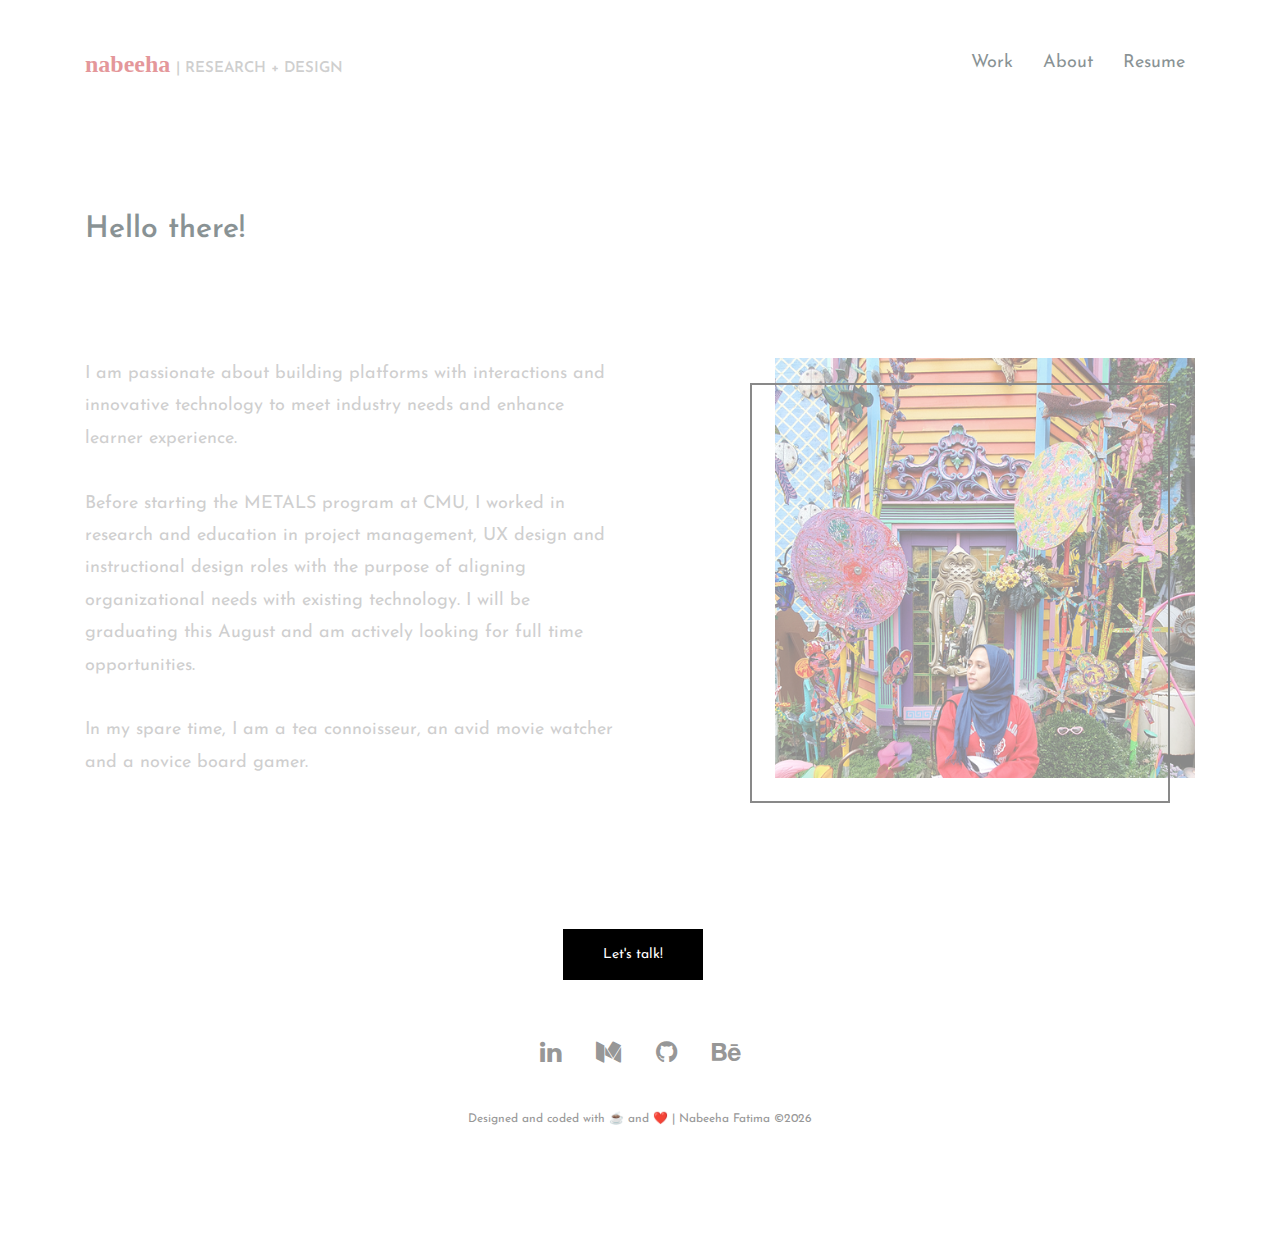
<file: about.html>
<!DOCTYPE html>
<html lang="en">
<head>
	<title>Riddle - Portfolio Template</title>
	<meta charset="UTF-8">
	<meta name="description" content="Riddle - Portfolio Template">
	<meta name="keywords" content="portfolio, riddle, onepage, creative, html">
	<meta name="viewport" content="width=device-width, initial-scale=1.0">
	<!-- Favicon -->   
	<link href="img/favicon.ico" rel="shortcut icon"/>

	<!-- Google Fonts -->
	<link href="https://fonts.googleapis.com/css?family=Josefin+Sans:400,400i,600,600i,700" rel="stylesheet">

	<!-- Stylesheets -->
	<link rel="stylesheet" href="css/bootstrap.min.css"/>
	<link rel="stylesheet" href="css/font-awesome.min.css"/>
	<link rel="stylesheet" href="css/style.css"/>


	<!--[if lt IE 9]>
	  <script src="https://oss.maxcdn.com/html5shiv/3.7.2/html5shiv.min.js"></script>
	  <script src="https://oss.maxcdn.com/respond/1.4.2/respond.min.js"></script>
	<![endif]-->

</head>
<body>
	<!-- Page Preloder -->
	<div id="preloder">
		<div class="loader"></div>
	</div>

	<!-- header section start -->
	<header class="header-section">
		<div class="container">
			<div class="row">
				<div class="col-lg-4 col-md-3">
					<div class="logo">
						<h2 class="site-logo"><a href="home.html">nabeeha</a> <span> | RESEARCH + DESIGN</span></h2>
					</div>
				</div>
				<div class="col-lg-8 col-md-9">
					<!--					<a href="" class="site-btn header-btn">Get in touch</a>-->
					<nav class="main-menu">
						<ul>
							<li><a href="index.html">Work</a></li>
							<li><a href="about.html">About</a></li>
							<li><a href="https://drive.google.com/open?id=1rsVLtaZvo9Ra5cOh4aDT0YeZPA4cH9Vv">Resume</a></li>
						</ul>
					</nav>
				</div>
			</div>
		</div>
		<div class="nav-switch">
			<i class="fa fa-bars"></i>
		</div>
	</header>
	<!-- header section end -->

	<!-- intro section start -->
	<section class="intro-section">
		<div class="container text-center">
			<div class="row">
				<div class="col-xl-10">
					<h2 class="section-title">Hello there!</h2>
				</div>
			</div>
		</div>
	</section>
	<!-- intro section end -->


	<!-- page section start -->
	<section class="page-section">
		<div class="container">
			<div class="row">
				<div class="col-lg-6">
					<p>I am passionate about building platforms with interactions and innovative technology to meet industry needs and enhance learner experience.
						<br>
						<br>
						Before starting the METALS program at CMU, I worked in research and education in project management, UX design and instructional design roles with the purpose of aligning organizational needs with existing technology.
						I will be graduating this August and am actively looking for full time opportunities.
						<br>
						<br>
						In my spare time, I am a tea connoisseur, an avid movie watcher and a novice board gamer.</p>

				</div>
				<div class="col-lg-5 offset-lg-1">
					<figure class="pic-frame">
						<img src="img/about.png" alt="">
					</figure>
				</div>
			</div>
		</div>
	</section>
	<!-- page section end -->

	<!-- footer section start -->
	<footer class="footer-section text-center">
		<div class="container">
			<a href="mailto:nabeehaf@andrew.cmu.edu" class="site-btn">Let's talk!</a>
			<div class="social-links">
				<a href="https://www.linkedin.com/in/nabeeha-fatima-a194668a/"><span class="fa fa-linkedin"></span></a>
				<a href="https://medium.com/@nabeehahaque.jp"><span class="fa fa-medium"></span></a>
				<a href="https://github.com/nhaque"><span class="fa fa-github"></span></a>
				<a href="https://www.behance.net/nabeehahaqbf43"><span class="fa fa-behance"></span></a>
			</div>
			<div class="copyright">
				Designed and coded with ☕ and ❤️ | Nabeeha Fatima &copy;<script>document.write(new Date().getFullYear());</script></a>
			</div>
		</div>
	</footer>
	<!-- footer section end -->


	<!--====== Javascripts & Jquery ======-->
	<script src="js/jquery-2.1.4.min.js"></script>
	<script src="js/bootstrap.min.js"></script>
	<script src="js/mixitup.min.js"></script>
	<script src="js/magnific-popup.min.js"></script>
	<script src="js/main.js"></script>
</body>
</html>
</file>
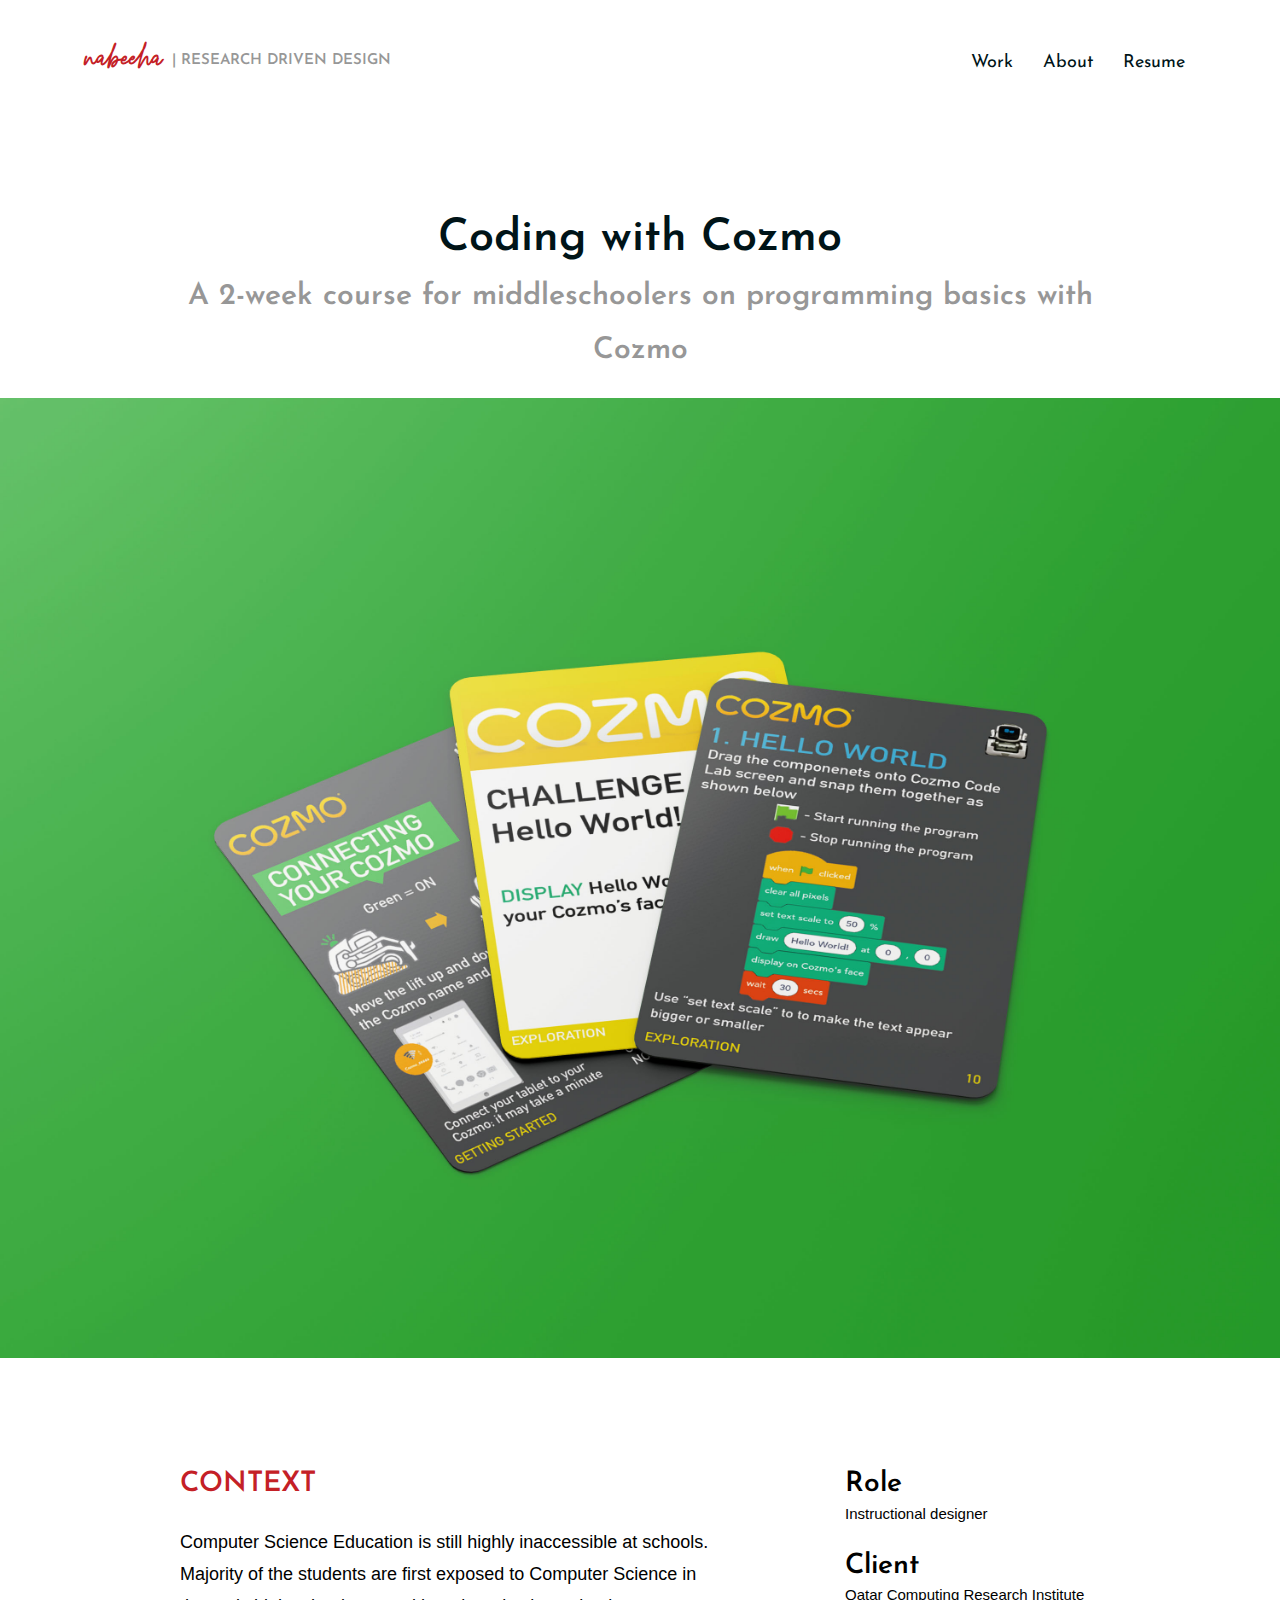
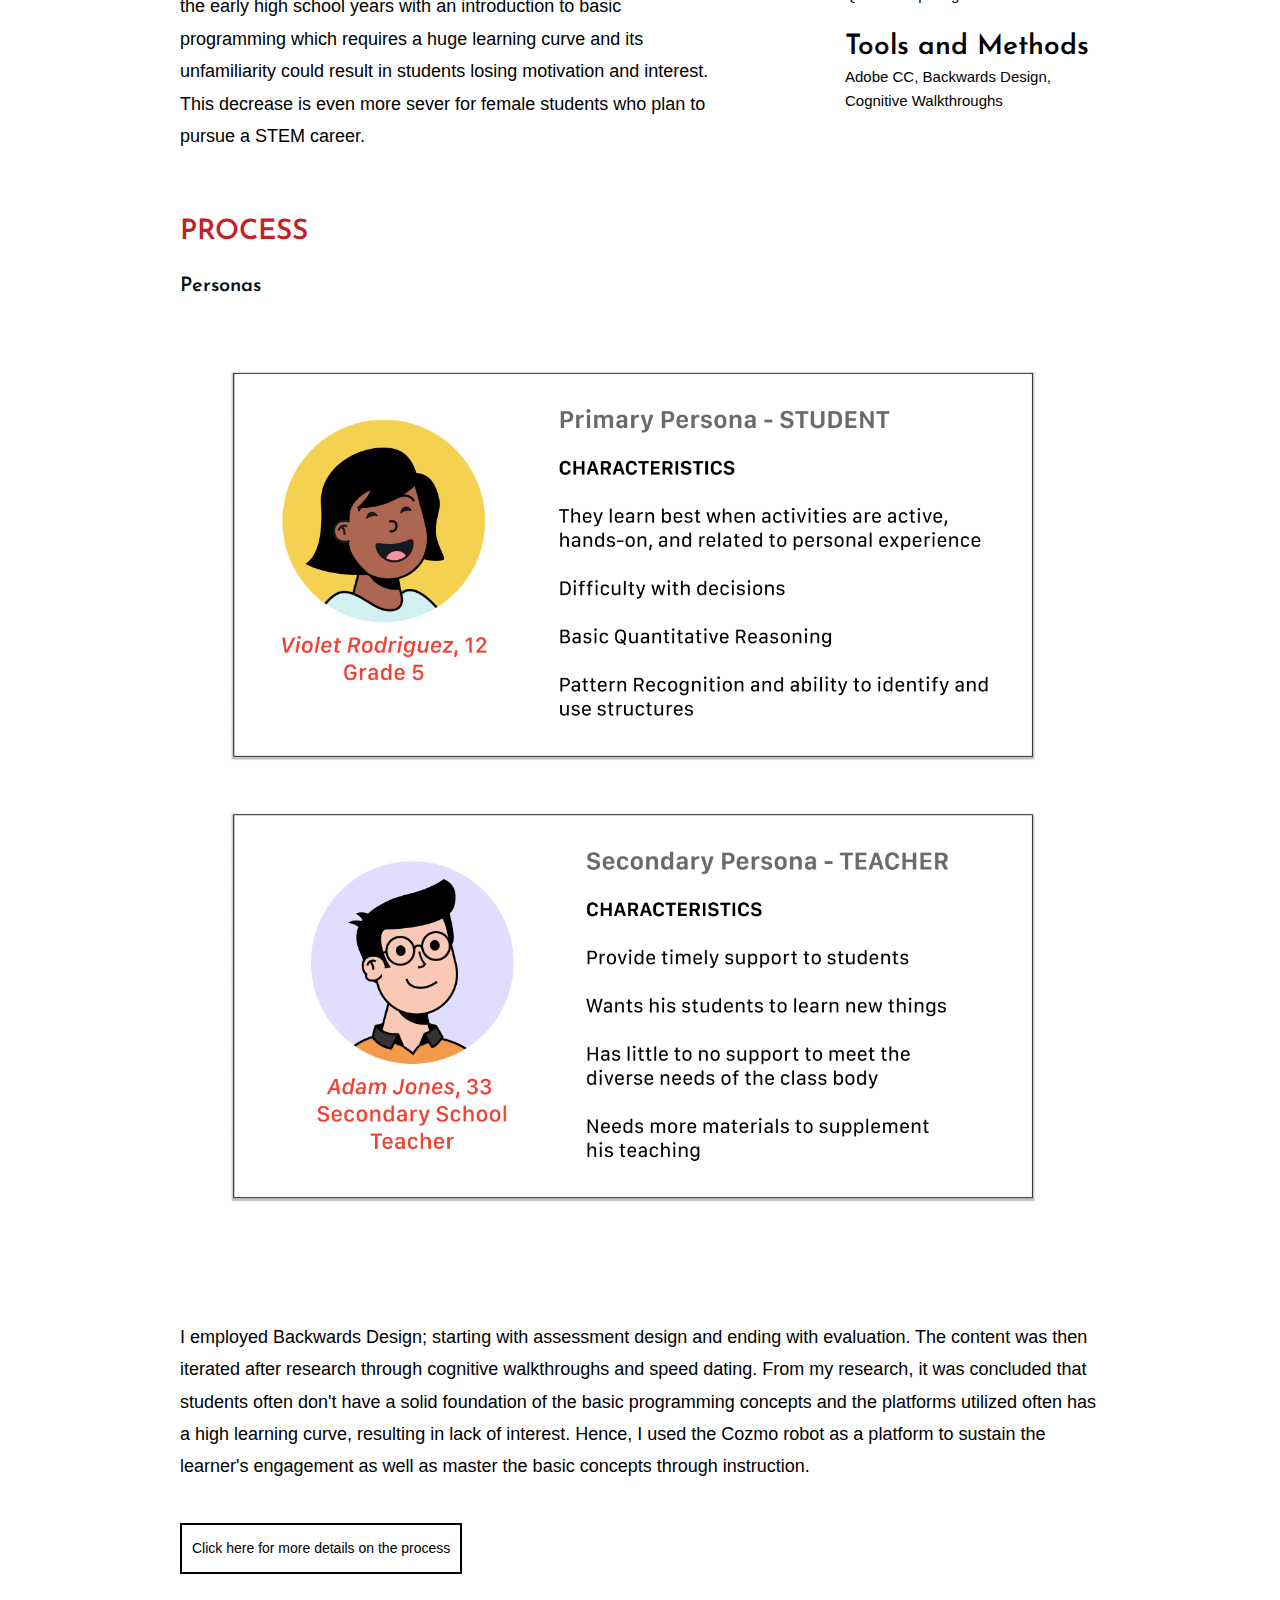
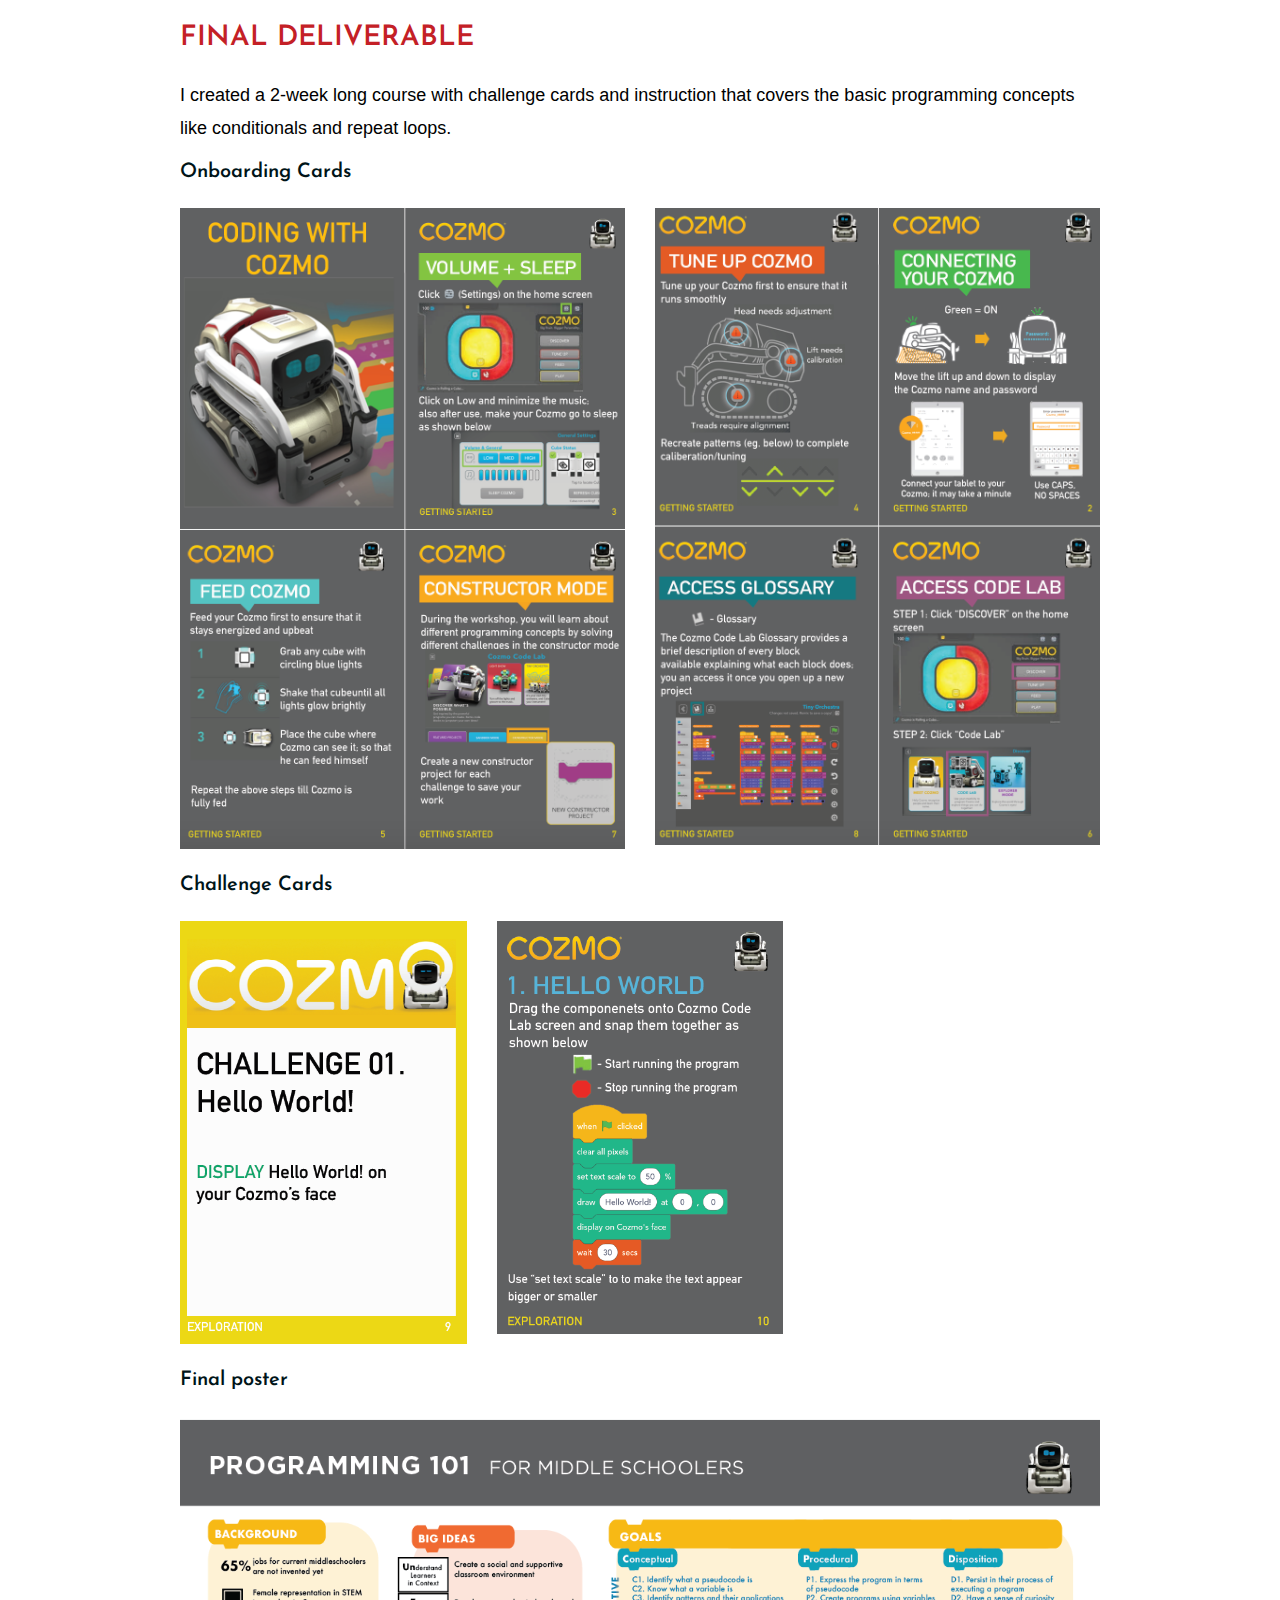
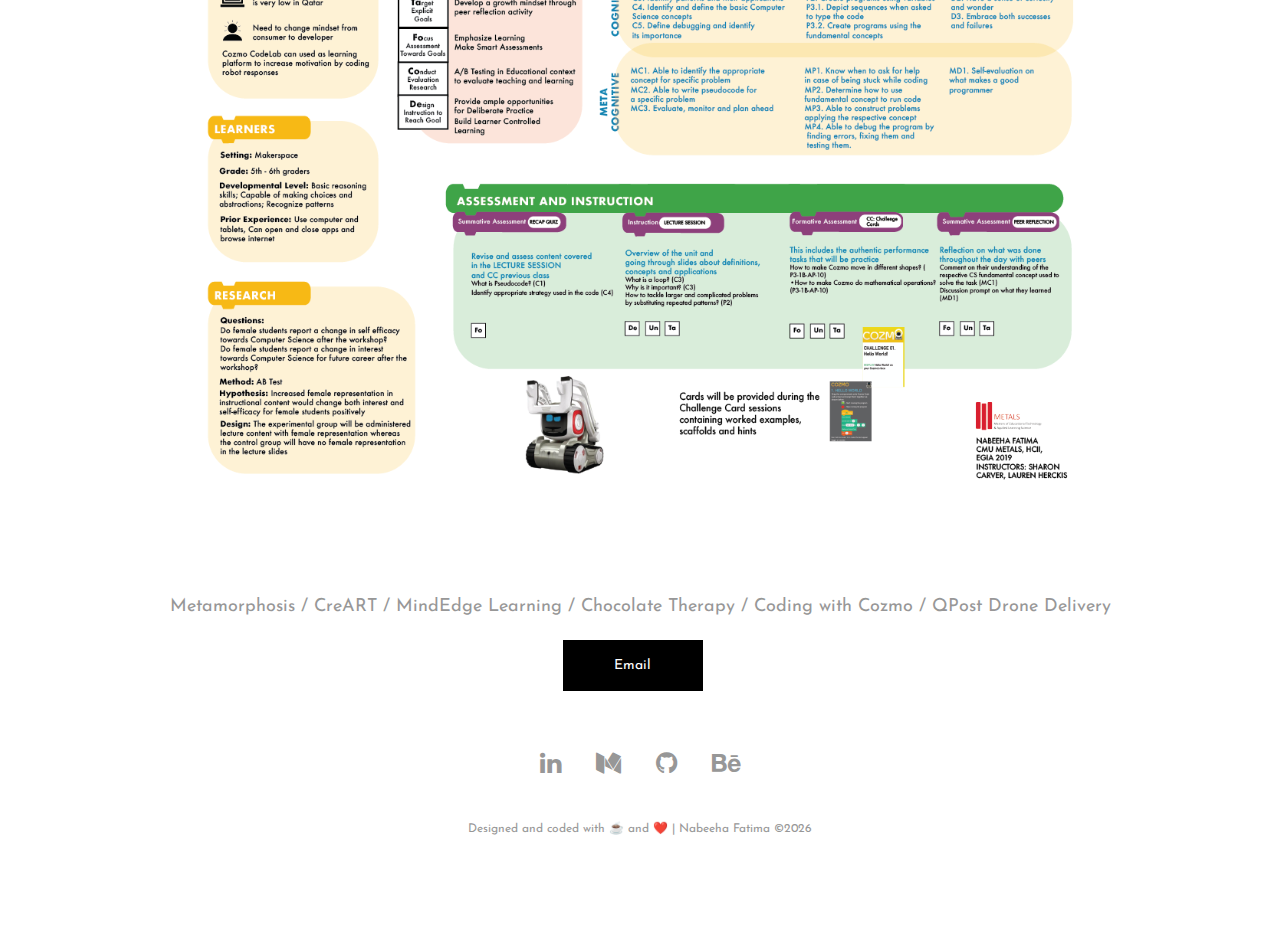
<file: cozmo.html>
<!DOCTYPE html>
<html lang="en">
<head>
    <meta charset="UTF-8">
    <meta charset="UTF-8">
    <title>Coding with Cozmo</title>
    <meta name="description" content="Nabeeha's UX Portfolio - Coding with Cozmo">
    <meta name="viewport" content="width=device-width, initial-scale=1.0">

    <!-- Favicon -->
    <link href="img/tab-logo.png" rel="shortcut icon"/>

    <!-- Google Fonts -->
    <link href="https://fonts.googleapis.com/css?family=Josefin+Sans:400,400i,600,600i,700" rel="stylesheet">

    <!-- Stylesheets -->
    <link rel="stylesheet" href="css/bootstrap.min.css"/>
    <link rel="stylesheet" href="css/grayscale-signature.css"/>
    <link rel="stylesheet" href="css/font-awesome.min.css"/>
    <link rel="stylesheet" href="css/magnific-popup.css"/>
    <link rel="stylesheet" href="css/style.css"/>


    <!--[if lt IE 9]>
    <script src="https://oss.maxcdn.com/html5shiv/3.7.2/html5shiv.min.js"></script>
    <script src="https://oss.maxcdn.com/respond/1.4.2/respond.min.js"></script>
    <![endif]-->
</head>
<body>
<header class="header-section">
    <div class="container">
        <div class="row">
            <div class="col-lg-4 col-md-3">
                <div class="logo">
                    <h2 class="site-logo"><a href="index.html">nabeeha</a> <span> | RESEARCH DRIVEN DESIGN</span></h2>
                </div>
            </div>
            <div class="col-lg-8 col-md-9">
                <nav class="main-menu">
                    <ul>
                        <li><a href="index.html">Work</a></li>
                        <li><a href="about.html">About</a></li>
                        <li><a href="https://drive.google.com/open?id=1rsVLtaZvo9Ra5cOh4aDT0YeZPA4cH9Vv">Resume</a></li>
                    </ul>
                </nav>
            </div>
        </div>
    </div>
    <div class="nav-switch">
        <i class="fa fa-bars"></i>
    </div>
</header>
<!-- header section end -->

<!-- intro section start -->
<section class="intro-section">
    <div class="container text-center">
        <div class="row">
            <div class="col-xl-10 offset-xl-1">
                <h2 class="content-title">Coding with Cozmo<br><span>A 2-week course for middleschoolers on programming basics with Cozmo</span></h2>
                <br>
            </div>
        </div>
    </div>
    <img src="img/portfolio/Cozmo.jpg">
</section>
<!-- intro section end -->


<!-- page section start -->
<section class="page-section">
    <div class="container">

        <!-- problem start -->
        <div class="row">
            <div class="col-lg-6 offset-xl-1">
                <div class="content-info">
                    <h3>CONTEXT</h3>
                    <br>
                    <p>
                        Computer Science Education is still highly inaccessible at schools. Majority of the students are first exposed to Computer Science in the early high school years with an introduction to basic programming which requires a huge learning curve and its unfamiliarity could result in students losing motivation and interest.
                        This decrease is even more sever for female students who plan to pursue a STEM career.
                    </p>
                </div>
            </div>
            <!-- problem end -->


            <!-- Project Info-->
            <div class="col-lg-3 offset-lg-1">
                <div class="content-info">
                    <h4>Role</h4>
                    <p1>Instructional designer</p1>
                    <br>
                    <br>
                    <h4>Client</h4>
                    <p1>Qatar Computing Research Institute</p1>
                    <br>
                    <br>
                    <h4>Tools and Methods</h4>
                    <p1>Adobe CC, Backwards Design, Cognitive Walkthroughs</p1>
                </div>
            </div>
            <!-- project info end -->

            <!--                <div class="row">-->
            <div class="col-lg-10 offset-xl-1">
                <div class="content-info">
                    <br>
                    <br>

                    <div class="text-center">

                    </div>


                    <h3>PROCESS</h3>
                    <br>
                    <h5>Personas</h5>
                    <div class="col-md-12">
                        <img src="img/portfolio/Personas.png">
                    </div>
                    <br><br>
                    <p>
                        I employed Backwards Design; starting with assessment design and ending with evaluation. The content was then iterated after research through cognitive walkthroughs and speed dating. From my research, it was concluded that students often don't have a solid foundation of the basic programming concepts and the platforms utilized often has a high learning curve, resulting in lack of interest. Hence, I used the Cozmo robot as a platform to sustain the learner's engagement as well as master the basic concepts through instruction.
                    </p>
                    <br>
                    <a href="https://drive.google.com/file/d/1F8JKgyDnZp1yM9hgRg_W1FXEHVPncJZk/view">
                    <button class="site-btn btn-line mr-4 mb-4">Click here for more details on the process</button></a>
                     </a>
                    <br>

                    <br>
                    <h3>FINAL DELIVERABLE</h3>
                    <br>
                    <p>
                        I created a 2-week long course with challenge cards and instruction that covers the basic programming concepts like conditionals and repeat loops.
                    </p>
                    <h5>Onboarding Cards</h5>
                    <br>
                    <div class="row">
                    <div class="col-md-6">
                        <img src="img/portfolio/card1.png">
                    </div>
                    <div class="col-md-6">
                        <img src="img/portfolio/card2.png">
                    </div>
                    </div>
                    <br>
                    <h5>Challenge Cards</h5><br>
                    <div class="row">
                        <div class="col-md-4">
                            <img src="img/portfolio/card3.png">
                        </div>
                        <div class="col-md-4">
                            <img src="img/portfolio/card4.png">
                        </div>
                    </div>
                    <br>

                    <h5>Final poster</h5><br>
                    <img src="img/portfolio/cozmoPoster.png">
                </div>

            </div>






        </div>

    </div>

    <!--            </div>-->
    </div>
</section>
<!-- page section end -->

<!-- footer section start -->
<footer class="footer-section text-center">
    <div class="container">
        <p>
            <a class="hvr-underline-from-left" href="./metamorphosis.html" style="color: #979797"><span>Metamorphosis / </span></a>
            <a class="hvr-underline-from-left" href="./creart.html" style="color: #979797">CreART / </a>
            <a class="hvr-underline-from-left" href="./mindedge.html" style="color: #979797">MindEdge Learning / </a>
            <a class="hvr-underline-from-left" href="./ChocolateTherapy.html" style="color: #979797">Chocolate Therapy / </a>
            <a class="footer-selected" href="./cozmo.html" style="color: #979797">Coding with Cozmo / </a>
            <a class="hvr-underline-from-left" href="./DroneDelivery.html" style="color: #979797">QPost Drone Delivery </a>

        </p>
        <a href="mailto:nabeehaf@andrew.cmu.edu" class="site-btn">Email</a>
        <div class="social-links">
            <a href="https://www.linkedin.com/in/nabeeha-fatima-a194668a/"><span class="fa fa-linkedin"></span></a>
            <a href="https://medium.com/@nabeehahaque.jp"><span class="fa fa-medium"></span></a>
            <a href="https://github.com/nhaque"><span class="fa fa-github"></span></a>
            <a href="https://www.behance.net/nabeehahaqbf43"><span class="fa fa-behance"></span></a>
        </div>
        <div class="copyright">
            Designed and coded with ☕ and ❤️ | Nabeeha Fatima &copy;<script>document.write(new Date().getFullYear());</script></a>
        </div>
    </div>
</footer>
<!-- footer section end -->

<!--====== Javascripts & Jquery ======-->
<script src="js/jquery-2.1.4.min.js"></script>
<script src="js/bootstrap.min.js"></script>
<script src="js/mixitup.min.js"></script>
<script src="js/magnific-popup.min.js"></script>
<script src="js/main.js"></script>

</body>
</html>
</file>
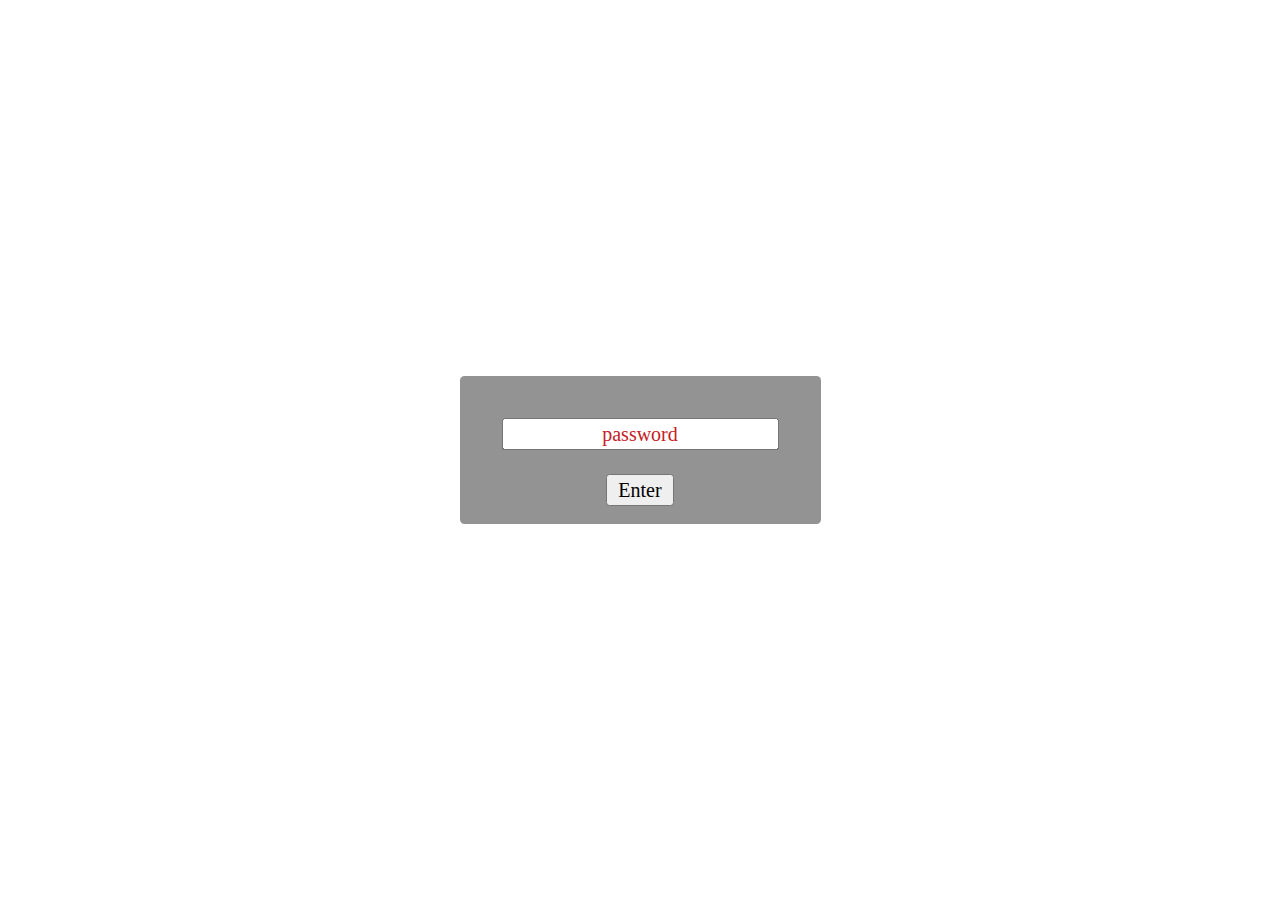
<file: gilson.html>
<!DOCTYPE html>
<html lang="en">
<head>
    <title></title>
    <meta charset="UTF-8">

    <meta name="viewport" content="width=device-width, initial-scale=1.0">

    <link rel="stylesheet" href="css/style.css"/>


</head>

<style>

    body {
        color: white;
    }

    button {
        font-family: "Helvetica Neue";

    }

    .box {
        border-radius: 3px;
        background: rgba(101, 101, 101, 0.7); margin: auto; padding: 12px;
    }

    .lightbox {
        zoom: 1.5;
        position: fixed;
        top: 0;
        left: 0;
        width: 100%;
        height: 100%;
        background: white;
        text-align: center;
        margin: auto;

    }

    div.horizontal {
        display: flex;
        justify-content: center;
        height: 100%;
    }

    div.vertical {
        display: flex;
        flex-direction: column;
        justify-content: center;
        width: 100%;
    }

    ::-webkit-input-placeholder {
        font-family: "Grayscale Signature";

        color: #C42026;
        text-align: center;
    }

    ::-moz-placeholder {
        color: #955;
        text-align: center;
    }

    :-ms-input-placeholder {
        color: #955;
        text-align: center;
    }

</style>

<body>

<div id="loginbox" class="lightbox" >
    <div class="horizontal">
        <div class="vertical">
            <div class="box">
                <input style="margin: 16px; text-align: center;" id="password" type="password" placeholder="password" /> <br />
                <button id="loginbutton" type="button">Enter</button>
                <p id="wrongPassword" style="display: none">wrong password</p>
            </div>
        </div>
    </div>
</div>



<script type="text/javascript" src="https://code.jquery.com/jquery-1.12.0.min.js"></script>


<script type="text/javascript" src="https://rawcdn.githack.com/chrisveness/crypto/7067ee62f18c76dd4a9d372a00e647205460b62b/sha1.js"></script>

<script type="text/javascript">
    "use strict";


    function loadPage(pwd) {

        var hash= pwd;
        hash= Sha1.hash(pwd);
        var url= hash + "/gilson.html";

        $.ajax({
            url : url,
            dataType : "html",
            success : function(data) {

                window.location= url;

            },
            error : function(xhr, ajaxOptions, thrownError) {


                parent.location.hash= hash;

                //$("#wrongPassword").show();
                $("#password").attr("placeholder","wrong password");
                $("#password").val("");
            }
        });
    }


    $("#loginbutton").on("click", function() {
        loadPage($("#password").val());
    });
    $("#password").keypress(function(e) {
        if (e.which == 13) {

            loadPage($("#password").val());
        }
    });
    $("#password").focus();

</script>

</body>
</html>
</file>
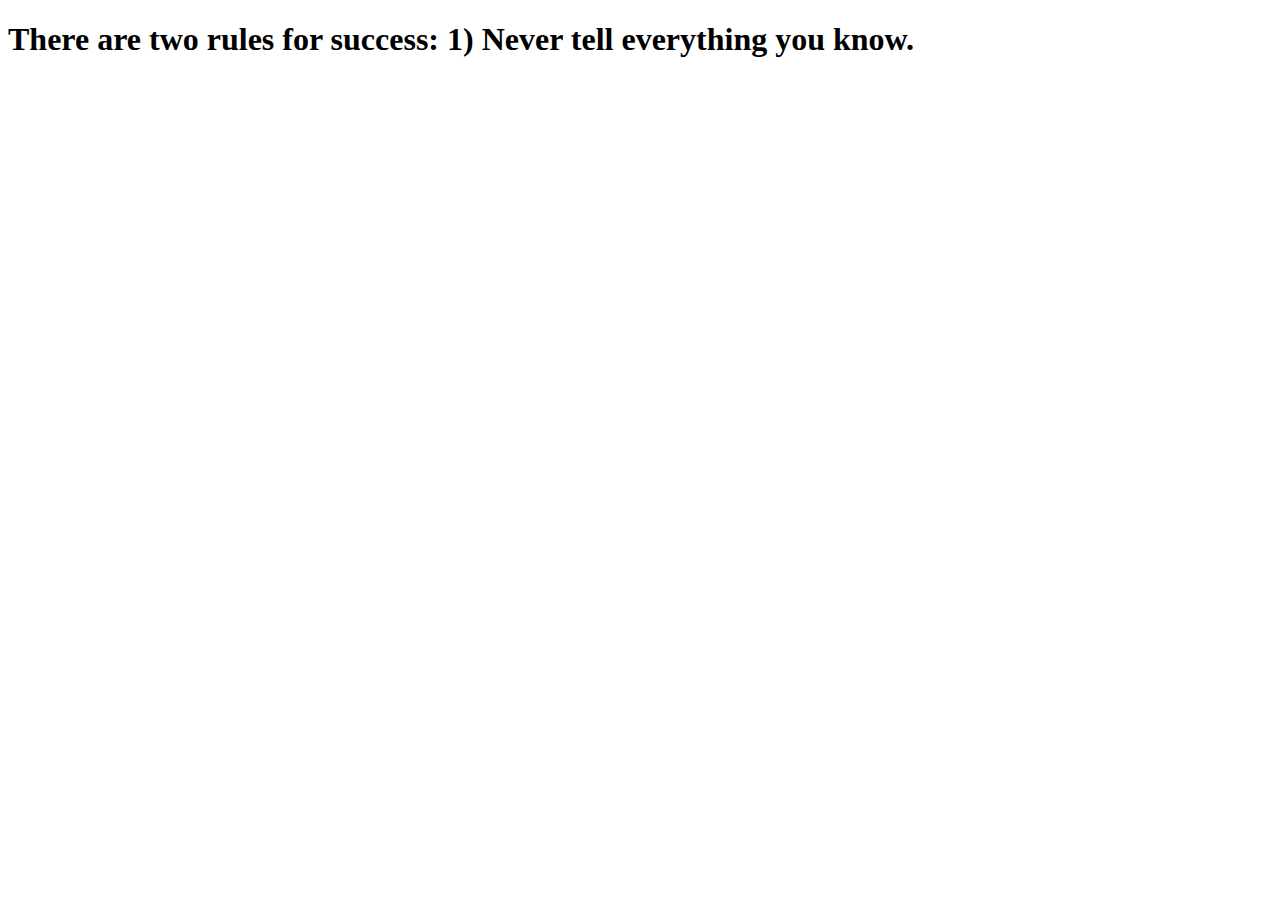
<file: e5e9fa1ba31ecd1ae84f75caaa474f3a663f05f4/gilson.html>
<!DOCTYPE html>
<html lang="en">
<head>
    <meta charset="UTF-8">
    <title>Title</title>
</head>
<body>

<h1>There are two rules for success: 1) Never tell everything you know.</h1>




</body>
</html>
</file>
<file: css/style.css>
/* =================================
------------------------------------
  Riddle - Portfolio
  Version: 1.0
 ------------------------------------ 
 ====================================*/

/*----------------------------------------*/
/* Template default CSS
/*----------------------------------------*/

html,
body {
  height: 100%;
  font-family: 'Josefin Sans', sans-serif;
}

h1,
h2,
h3,
h4,
h5,
h6 {
  color: #001418;
  margin: 0;
  font-weight: 600;
  font-family: 'Josefin Sans', sans-serif;
}

p {
  font-size: 18px;
  color: #979797;
  line-height: 1.8;
}

img {
  max-width: 100%;
}

input:focus,
select:focus,
button:focus,
textarea:focus {
  outline: none;
}

a:hover,
a:focus {
  text-decoration: none;
  outline: none;
}

ul,
ol {
  padding: 0;
  margin: 0;
}

/*------------------------
  Helper css
--------------------------*/
.body-pad {
  padding: 0 40px;
}

.spad {
  padding: 100px 0;
}

.pt100 {
  padding-top: 100px;
}

.set-bg {
  background-repeat: no-repeat;
  background-size: cover;
}

.section-title {
  font-size: 30px;
  text-align: left;
}

.content-title {
  font-size: 45px;
  text-align: center;
}

.section-title span {
  color: #979797;
}

.content-title span {
  color: #979797;
  font-size: 30px;
}

/*------------------------
  Common Elements
--------------------------*/
.element {
  margin-bottom: 100px;
}

.element:last-child {
  margin-bottom: 0;
}

/*=== Preloder ===*/
#preloder {
  position: fixed;
  width: 100%;
  height: 100%;
  top: 0;
  left: 0;
  z-index: 999999;
  background: #fff;
}

.loader {
  width: 30px;
  height: 30px;
  border: 3px solid #000;
  position: absolute;
  top: 50%;
  left: 50%;
  margin-top: -13px;
  margin-left: -13px;
  border-radius: 60px;
  border-left-color: transparent;
  animation: loader 0.8s linear infinite;
  -webkit-animation: loader 0.8s linear infinite;
}

@keyframes loader {
  0% {
    -webkit-transform: rotate(0deg);
            transform: rotate(0deg);
  }
  50% {
    -webkit-transform: rotate(180deg);
            transform: rotate(180deg);
  }
  100% {
    -webkit-transform: rotate(360deg);
            transform: rotate(360deg);
  }
}

@-webkit-keyframes loader {
  0% {
    -webkit-transform: rotate(0deg);
  }
  50% {
    -webkit-transform: rotate(180deg);
  }
  100% {
    -webkit-transform: rotate(360deg);
  }
}

/*=== Buttons ===*/
.site-btn {
  display: inline-block;
  font-size: 14px;
  min-width: 140px;
  text-align: center;
  padding: 15px 10px;
  position: relative;
  color: #fff;
  border: none;
  background-color: #000;
  margin-right: 15px;
  z-index: 1;
}

.site-btn.btn-fade {
  background-color: #979797;
}

.site-btn.btn-line {
  background: none;
  border: 2px solid #000;
  color: #000;
  padding: 13px 10px;
}

.site-btn.btn-line:hover {
  color: #000;
}

.site-btn.btn-line-fade {
  background: none;
  border: 2px solid #979797;
  color: #979797;
  padding: 13px 10px;
}

.site-btn.btn-line-fade:hover {
  color: #979797;
}

.site-btn:hover {
  color: #fff;
}

/*===  Accordion  ===*/
.accordion-area .panel {
  margin-bottom: 30px;
}

.accordion-area .panel-header {
  background: #000;
  color: #fff;
  display: block;
  padding: 12px 50px;
  padding-left: 30px;
  font-size: 14px;
  font-weight: 600;
  position: relative;
  border: 2px solid #000;
  -webkit-transition: all 0.4s ease-out 0s;
  -o-transition: all 0.4s ease-out 0s;
  transition: all 0.4s ease-out 0s;
}

.accordion-area .panel-header.active {
  background: transparent;
  color: #000;
}

.accordion-area .panel-header.active .panel-link:after {
  content: "-";
  color: #000;
}

.accordion-area .panel-header.active .panel-link.collapsed:after {
  content: "+";
}

.accordion-area .panel-link {
  position: absolute;
  right: 0;
  top: 0;
  height: 100%;
  width: 50px;
  border: none;
  cursor: pointer;
  background: transparent;
}

.accordion-area .panel-body p {
  font-size: 14px;
  margin-bottom: 0;
  padding-top: 25px;
}

.accordion-area .panel-body {
  padding: 0 5px;
}

.accordion-area .panel-link:after {
  content: "+";
  position: absolute;
  left: 50%;
  font-size: 16px;
  font-weight: 700;
  top: 50%;
  color: #fff;
  line-height: 16px;
  margin-top: -8px;
  margin-left: -4px;
}

/*===  Tab  ===*/
.tab-element .nav-tabs {
  border-bottom: none;
  margin-bottom: 35px;
}

.tab-element .nav-tabs .nav-link {
  border: 2px solid #000;
  background: #000;
  border-radius: 0;
  margin-right: 10px;
  font-size: 14px;
  font-weight: 500;
  color: #222;
  padding: 15px 40px;
  min-width: 118px;
  font-size: 16px;
  color: #fff;
  margin-bottom: 10px;
}

.tab-element .nav-tabs .nav-item:last-child .nav-link {
  margin-right: 0;
}

.tab-element .nav-tabs .nav-link.active {
  background: transparent;
  color: #000;
}

.tab-element .tab-pane h4 {
  font-size: 18px;
  margin: 25px 0 20px;
}

.tab-element .tab-pane p {
  font-size: 14px;
}

.circle-progress {
  text-align: center;
  position: relative;
}

.circle-progress canvas {
  -webkit-transform: rotate(90deg);
  -ms-transform: rotate(90deg);
  transform: rotate(90deg);
}

.circle-progress .progress-info {
  position: absolute;
  width: 100%;
  top: 30%;
}

.circle-progress .progress-info h2 {
  font-size: 36px;
}

.circle-progress .progress-info p {
  color: #979797;
  font-size: 16px;
  line-height: normal;
}

/*===  Icon Box  ===*/
.icon-box {
  display: -webkit-box;
  display: -ms-flexbox;
  display: flex;
}

.icon-box .icon h2 {
  font-size: 60px;
}

.icon-box .icon-box-content {
  padding-left: 25px;
  padding-top: 10px;
}

.icon-box .icon-box-content h3 {
  font-size: 24px;
  margin-bottom: 25px;
}

/*------------------------
    Header Section
--------------------------*/
.header-section {
  padding-top: 30px;
  padding-bottom: 20px;
  position: relative;
}

.header-section span {
  font-family: 'Josefin Sans', sans-serif;
  font-size: 15px;
  color: #979797;
}

.site-logo {
  font-family: "Grayscale Signature";
  color: #C42026;
  font-size: 24px;
  padding-top: 20px;
}

.main-menu ul {
  list-style: none;
  float: right;
}

.main-menu ul li {
  display: inline;
}

.main-menu ul li a {
  display: inline-block;
  font-size: 18px;
  color: #001418;
  margin-left: 15px;
  margin-right: 10px;
  padding: 20px 0 5px;
}

.header-btn {
  float: right;
  margin-right: 0;
}

.nav-switch {
  display: none;
}

/*------------------------
    Intro Section
--------------------------*/
.intro-section {
  padding: 110px 0;
}

/*------------------------
    Portfolio Section
--------------------------*/
.portfolio-section {
  overflow: hidden;
}

.portfolio-filter {
  list-style: none;
  padding-bottom: 100px;
}

.portfolio-filter li {
  font-size: 16px;
  display: inline-block;
  margin-right: 30px;
  padding-bottom: 10px;
  color: #979797;
  cursor: pointer;
}

.portfolio-filter li.mixitup-control-active {
  color: #001418;
}

.portfolios-area .gallery-block {
  padding: 0;
}

.gallery-block {
  position: relative;
}

.portfolio-item {
  display: block;
  width: 100%;
  height: 600px;
  background-position: center center;
  position: relative;
  margin-bottom: 30px;
}

.portfolio-item .pi-inner {
  position: absolute;
  width: 100%;
  height: 100%;
  left: 0;
  top: 0;
  background: transparent;
  -webkit-transition: all 0.4s ease 0s;
  -o-transition: all 0.4s ease 0s;
  transition: all 0.4s ease 0s;
}

.portfolio-item .pi-inner h2 {
  opacity: 0;
  font-size: 15px;
  font-weight: 400;
  position: absolute;
  left: 50px;
  bottom: 50px;
  color: #fff;
  letter-spacing: 10px;
  -webkit-transition: all 0.3s ease 0s;
  -o-transition: all 0.3s ease 0s;
  transition: all 0.3s ease 0s;
}

.portfolio-item .pi-inner h3 {
  opacity: 0;
  font-size: 30px;
  font-weight: 300;
  position: absolute;
  left: 50px;
  bottom: 90px;
  color: #fff;
  letter-spacing: 10px;
  -webkit-transition: all 0.3s ease 0s;
  -o-transition: all 0.3s ease 0s;
  transition: all 0.3s ease 0s;
}

.portfolio-item:hover .pi-inner {
  background: rgba(0, 20, 24, 0.8);
}

.portfolio-item:hover .pi-inner h2 {
  opacity: 1;
  letter-spacing: 0;
}

.portfolio-item:hover .pi-inner h3 {
  opacity: 1;
  letter-spacing: 0;
}

.portfolio-meta {
  padding-bottom: 45px;
}

.portfolio-meta h2 {
  font-size: 24px;
}

.portfolio-meta p {
  font-size: 14px;
  color: #a6a6a6;
  margin-bottom: 0;
}

.portfolio-intro {
  display: block;
}

.portfolio-intro .section-header h2 {
  font-size: 15px;
}

.portfolio-intro .img-fluid{
  max-width: 100%;
  height: auto;
}

.img-popup-warp .mfp-content {
  opacity: 0;
  -webkit-transform: scale(0.8);
  -ms-transform: scale(0.8);
  transform: scale(0.8);
  -webkit-transition: all 0.4s;
  -o-transition: all 0.4s;
  transition: all 0.4s;
}

.img-popup-warp.mfp-ready .mfp-content {
  opacity: 1;
  -webkit-transform: scale(1);
  -ms-transform: scale(1);
  transform: scale(1);
}

/*------------------------
    Footer Section
--------------------------*/
.footer-section {
  padding: 110px 0;
}

.footer-section .copyright {
  font-size: 12px;
  color: #979797;
}

.social-links {
  margin-top: 60px;
  margin-bottom: 40px;
}

.social-links a {
  color: #979797;
  font-size: 15px;
  margin-right: 30px;
}

.social-links a:last-child {
  margin-right: 0;
}

/*------------------------
    About Page
--------------------------*/
.pic-frame {
  position: relative;
  padding-left: 25px;
  padding-bottom: 25px;
  display: inline-block;
}

.pic-frame:after {
  position: absolute;
  content: "";
  width: calc(100% - 25px);
  height: calc(100% - 25px);
  bottom: 0;
  left: 0;
  border: 2px solid #000;
  z-index: 1;
}

.milestone {
  margin-top: 15px;
}

.milestone h2 {
  font-size: 60px;
}

.milestone h2 span {
  font-size: 18px;
  color: #979797;
}

/*------------------------
    Content Page
--------------------------*/
.content-info {
  font-size: 16px;
  font-family: "Roboto Light", sans-serif;
  color: #C42026;
}

.content-info h4{
  font-size: 1.75rem;
  color: black;
}

.content-info blockquote{
  color: #C42026;
  font-size: 25px;
  line-height: 40px;
  font-style: italic;
  font-weight: 700;
  text-align: center;
}

.content-info h3{
  color: #C42026;
}

.content-info p{
  color: black;
}

.content-info p1{
  font-size: 15px;
  color: black;
}

.milestone {
  margin-top: 15px;
}

.milestone h2 {
  font-size: 60px;
}

.milestone h2 span {
  font-size: 18px;
  color: #979797;
}

/*------------------------
    Blog Page
--------------------------*/
.blog-item {
  margin-bottom: 70px;
}

.blog-item .read-more {
  color: #000;
  position: relative;
  display: inline-block;
  padding-bottom: 5px;
  line-height: 18px;
  font-size: 18px;
}

.blog-item .read-more:after {
  position: absolute;
  content: '';
  width: 100%;
  height: 2px;
  bottom: 0;
  left: 0;
  background: #000;
}

.thumb {
  margin-bottom: 30px;
}

.blog-content h2 {
  font-size: 24px;
  margin-bottom: 15px;
}

.blog-content .blog-meta {
  font-size: 13px;
  color: #979797;
  margin-bottom: 30px;
}

.blog-content p {
  margin-bottom: 30px;
}

/*------------------------
    Contact Page
--------------------------*/
.contect-tect {
  text-align: center;
  margin-bottom: 70px;
}

.contect-tect h2 {
  font-size: 24px;
  margin-bottom: 30px;
}

.contect-tect p {
  font-size: 17px;
}

.contact-form {
  display: block;
  width: 100%;
}

.contact-form input {
  padding-left: 25px;
  height: 60px;
  width: 100%;
  border: none;
  border-bottom: 2px solid #000;
  margin-bottom: 30px;
  font-size: 12px;
}

.contact-form textarea {
  padding-left: 25px;
  height: 200px;
  width: 100%;
  border: none;
  border-bottom: 2px solid #000;
  margin-bottom: 30px;
  font-size: 12px;
}

.contact-form ::-webkit-input-placeholder {
  font-style: italic;
}

.contact-form :-ms-input-placeholder {
  font-style: italic;
}

.contact-form ::-ms-input-placeholder {
  font-style: italic;
}

.contact-form ::placeholder {
  font-style: italic;
}

/* ===========================
  Responsive
==============================*/
@media only screen and (max-width: 1448px) {
  .home-2.container {
    width: auto;
  }
}

/* Medium screen : 992px. */
@media only screen and (min-width: 992px) and (max-width: 1199px) {
  .portfolio-item {
    height: 450px;
  }
}

/* Tablet :768px. */
@media only screen and (min-width: 768px) and (max-width: 991px) {
  .body-pad {
    padding: 0 30px;
  }
  .portfolio-item {
    height: 350px;
  }
}

/* Large Mobile :480px. */
@media only screen and (max-width: 767px) {
  .body-pad {
    padding: 0 15px;
  }
  .main-menu {
    position: absolute;
    background: #efefef;
    width: 100%;
    z-index: 999;
    left: 0;
    top: 30px;
    padding-top: 15px;
    display: none;
  }
  .main-menu ul li a {
    padding: 10px 15px;
    border-bottom: 1px solid #ddd;
    display: block;
  }
  .main-menu ul li {
    display: block;
  }
  .main-menu ul li:last-child a {
    border-bottom: none;
  }
  .home-2 {
    text-align: left;
  }
  .home-2 .main-menu {
    top: 99px;
  }
  .nav-switch {
    position: absolute;
    right: 25px;
    font-size: 30px;
    color: #333;
    top: 35px;
    display: block;
  }
  .header-btn {
    display: none;
  }
  .section-title {
    font-size: 45px;
  }

  .portfolio-filter {
    text-align: center;
  }
}

/* small Mobile :320px. */
@media only screen and (max-width: 479px) {
  .section-title {
    font-size: 30px;
  }
}
</file>
<file: css/grayscale-signature.css>
@font-face{
    font-family:'Grayscale Signature';
    src:url('../grayscale_signature/GrayscaleSignature.ttf') format('truetype');
    font-weight:normal;
    font-style:normal
}

.fa{
    display:inline-block;
    font:normal normal normal 25px "Grayscale Signature";
    text-rendering:auto;
    -webkit-font-smoothing:antialiased;
    -moz-osx-font-smoothing:grayscale
}

.fa-lg {
    font-size:1.33333333em;line-height:.75em;vertical-align:-15%}.fa-2x{font-size:2em}.fa-3x{font-size:3em}.fa-4x{font-size:4em}.fa-5x{font-size:5em}.fa-fw{width:1.28571429em;text-align:center}.fa-ul{padding-left:0;margin-left:2.14285714em;list-style-type:none}.fa-ul>li{position:relative}.fa-li{position:absolute;left:-2.14285714em;width:2.14285714em;top:.14285714em;text-align:center}.fa-li.fa-lg{left:-1.85714286em}.fa-border{padding:.2em .25em .15em;border:solid .08em #eee;border-radius:.1em}.fa-pull-left{float:left}.fa-pull-right{float:right}.fa.fa-pull-left{margin-right:.3em}.fa.fa-pull-right{margin-left:.3em}.pull-right{float:right}.pull-left{float:left}.fa.pull-left{margin-right:.3em}.fa.pull-right{margin-left:.3em}.fa-spin{-webkit-animation:fa-spin 2s infinite linear;animation:fa-spin 2s infinite linear}.fa-pulse{-webkit-animation:fa-spin 1s infinite steps(8);animation:fa-spin 1s infinite steps(8)}@-webkit-keyframes fa-spin{0%{-webkit-transform:rotate(0deg);transform:rotate(0deg)}100%{-webkit-transform:rotate(359deg);transform:rotate(359deg)}}@keyframes fa-spin{0%{-webkit-transform:rotate(0deg);transform:rotate(0deg)}100%{-webkit-transform:rotate(359deg);transform:rotate(359deg)}}.fa-rotate-90{-ms-filter:"progid:DXImageTransform.Microsoft.BasicImage(rotation=1)";-webkit-transform:rotate(90deg);-ms-transform:rotate(90deg);transform:rotate(90deg)}.fa-rotate-180{-ms-filter:"progid:DXImageTransform.Microsoft.BasicImage(rotation=2)";-webkit-transform:rotate(180deg);-ms-transform:rotate(180deg);transform:rotate(180deg)}.fa-rotate-270{-ms-filter:"progid:DXImageTransform.Microsoft.BasicImage(rotation=3)";-webkit-transform:rotate(270deg);-ms-transform:rotate(270deg);transform:rotate(270deg)}.fa-flip-horizontal{-ms-filter:"progid:DXImageTransform.Microsoft.BasicImage(rotation=0, mirror=1)";-webkit-transform:scale(-1, 1);-ms-transform:scale(-1, 1);transform:scale(-1, 1)}.fa-flip-vertical{-ms-filter:"progid:DXImageTransform.Microsoft.BasicImage(rotation=2, mirror=1)";-webkit-transform:scale(1, -1);-ms-transform:scale(1, -1);transform:scale(1, -1)}:root .fa-rotate-90,:root .fa-rotate-180,:root .fa-rotate-270,:root .fa-flip-horizontal,:root .fa-flip-vertical{filter:none}.fa-stack{position:relative;display:inline-block;width:2em;height:2em;line-height:2em;vertical-align:middle}.fa-stack-1x,.fa-stack-2x{position:absolute;left:0;width:100%;text-align:center}.fa-stack-1x{line-height:inherit}.fa-stack-2x{font-size:2em}.fa-inverse{color:#fff}.fa-glass:before{content:"\f000"}.fa-music:before{content:"\f001"}.fa-search:before{content:"\f002"}.fa-envelope-o:before{content:"\f003"}.fa-heart:before{content:"\f004"}.fa-star:before{content:"\f005"}.fa-star-o:before{content:"\f006"}.fa-user:before{content:"\f007"}.fa-film:before{content:"\f008"}.fa-th-large:before{content:"\f009"}.fa-th:before{content:"\f00a"}.fa-th-list:before{content:"\f00b"}.fa-check:before{content:"\f00c"}.fa-remove:before,.fa-close:before,.fa-times:before{content:"\f00d"}.fa-search-plus:before{content:"\f00e"}.fa-search-minus:before{content:"\f010"}.fa-power-off:before{content:"\f011"}.fa-signal:before{content:"\f012"}.fa-gear:before,.fa-cog:before{content:"\f013"}.fa-trash-o:before{content:"\f014"}.fa-home:before{content:"\f015"}.fa-file-o:before{content:"\f016"}.fa-clock-o:before{content:"\f017"}.fa-road:before{content:"\f018"}.fa-download:before{content:"\f019"}.fa-arrow-circle-o-down:before{content:"\f01a"}.fa-arrow-circle-o-up:before{content:"\f01b"}.fa-inbox:before{content:"\f01c"}.fa-play-circle-o:before{content:"\f01d"}.fa-rotate-right:before,.fa-repeat:before{content:"\f01e"}.fa-refresh:before{content:"\f021"}.fa-list-alt:before{content:"\f022"}.fa-lock:before{content:"\f023"}.fa-flag:before{content:"\f024"}.fa-headphones:before{content:"\f025"}.fa-volume-off:before{content:"\f026"}.fa-volume-down:before{content:"\f027"}.fa-volume-up:before{content:"\f028"}.fa-qrcode:before{content:"\f029"}.fa-barcode:before{content:"\f02a"}.fa-tag:before{content:"\f02b"}.fa-tags:before{content:"\f02c"}.fa-book:before{content:"\f02d"}.fa-bookmark:before{content:"\f02e"}.fa-print:before{content:"\f02f"}.fa-camera:before{content:"\f030"}.fa-font:before{content:"\f031"}.fa-bold:before{content:"\f032"}.fa-italic:before{content:"\f033"}.fa-text-height:before{content:"\f034"}.fa-text-width:before{content:"\f035"}.fa-align-left:before{content:"\f036"}.fa-align-center:before{content:"\f037"}.fa-align-right:before{content:"\f038"}.fa-align-justify:before{content:"\f039"}.fa-list:before{content:"\f03a"}.fa-dedent:before,.fa-outdent:before{content:"\f03b"}.fa-indent:before{content:"\f03c"}.fa-video-camera:before{content:"\f03d"}.fa-photo:before,.fa-image:before,.fa-picture-o:before{content:"\f03e"}.fa-pencil:before{content:"\f040"}.fa-map-marker:before{content:"\f041"}.fa-adjust:before{content:"\f042"}.fa-tint:before{content:"\f043"}.fa-edit:before,.fa-pencil-square-o:before{content:"\f044"}.fa-share-square-o:before{content:"\f045"}.fa-check-square-o:before{content:"\f046"}.fa-arrows:before{content:"\f047"}.fa-step-backward:before{content:"\f048"}.fa-fast-backward:before{content:"\f049"}.fa-backward:before{content:"\f04a"}.fa-play:before{content:"\f04b"}.fa-pause:before{content:"\f04c"}.fa-stop:before{content:"\f04d"}.fa-forward:before{content:"\f04e"}.fa-fast-forward:before{content:"\f050"}.fa-step-forward:before{content:"\f051"}.fa-eject:before{content:"\f052"}.fa-chevron-left:before{content:"\f053"}.fa-chevron-right:before{content:"\f054"}.fa-plus-circle:before{content:"\f055"}.fa-minus-circle:before{content:"\f056"}.fa-times-circle:before{content:"\f057"}.fa-check-circle:before{content:"\f058"}.fa-question-circle:before{content:"\f059"}.fa-info-circle:before{content:"\f05a"}.fa-crosshairs:before{content:"\f05b"}.fa-times-circle-o:before{content:"\f05c"}.fa-check-circle-o:before{content:"\f05d"}.fa-ban:before{content:"\f05e"}.fa-arrow-left:before{content:"\f060"}.fa-arrow-right:before{content:"\f061"}.fa-arrow-up:before{content:"\f062"}.fa-arrow-down:before{content:"\f063"}.fa-mail-forward:before,.fa-share:before{content:"\f064"}.fa-expand:before{content:"\f065"}.fa-compress:before{content:"\f066"}.fa-plus:before{content:"\f067"}.fa-minus:before{content:"\f068"}.fa-asterisk:before{content:"\f069"}.fa-exclamation-circle:before{content:"\f06a"}.fa-gift:before{content:"\f06b"}.fa-leaf:before{content:"\f06c"}.fa-fire:before{content:"\f06d"}.fa-eye:before{content:"\f06e"}.fa-eye-slash:before{content:"\f070"}.fa-warning:before,.fa-exclamation-triangle:before{content:"\f071"}.fa-plane:before{content:"\f072"}.fa-calendar:before{content:"\f073"}.fa-random:before{content:"\f074"}.fa-comment:before{content:"\f075"}.fa-magnet:before{content:"\f076"}.fa-chevron-up:before{content:"\f077"}.fa-chevron-down:before{content:"\f078"}.fa-retweet:before{content:"\f079"}.fa-shopping-cart:before{content:"\f07a"}.fa-folder:before{content:"\f07b"}.fa-folder-open:before{content:"\f07c"}.fa-arrows-v:before{content:"\f07d"}.fa-arrows-h:before{content:"\f07e"}.fa-bar-chart-o:before,.fa-bar-chart:before{content:"\f080"}.fa-twitter-square:before{content:"\f081"}.fa-facebook-square:before{content:"\f082"}.fa-camera-retro:before{content:"\f083"}.fa-key:before{content:"\f084"}.fa-gears:before,.fa-cogs:before{content:"\f085"}.fa-comments:before{content:"\f086"}.fa-thumbs-o-up:before{content:"\f087"}.fa-thumbs-o-down:before{content:"\f088"}.fa-star-half:before{content:"\f089"}.fa-heart-o:before{content:"\f08a"}.fa-sign-out:before{content:"\f08b"}.fa-linkedin-square:before{content:"\f08c"}.fa-thumb-tack:before{content:"\f08d"}.fa-external-link:before{content:"\f08e"}.fa-sign-in:before{content:"\f090"}.fa-trophy:before{content:"\f091"}.fa-github-square:before{content:"\f092"}.fa-upload:before{content:"\f093"}.fa-lemon-o:before{content:"\f094"}.fa-phone:before{content:"\f095"}.fa-square-o:before{content:"\f096"}.fa-bookmark-o:before{content:"\f097"}.fa-phone-square:before{content:"\f098"}.fa-twitter:before{content:"\f099"}.fa-facebook-f:before,.fa-facebook:before{content:"\f09a"}.fa-github:before{content:"\f09b"}.fa-unlock:before{content:"\f09c"}.fa-credit-card:before{content:"\f09d"}.fa-feed:before,.fa-rss:before{content:"\f09e"}.fa-hdd-o:before{content:"\f0a0"}.fa-bullhorn:before{content:"\f0a1"}.fa-bell:before{content:"\f0f3"}.fa-certificate:before{content:"\f0a3"}.fa-hand-o-right:before{content:"\f0a4"}.fa-hand-o-left:before{content:"\f0a5"}.fa-hand-o-up:before{content:"\f0a6"}.fa-hand-o-down:before{content:"\f0a7"}.fa-arrow-circle-left:before{content:"\f0a8"}.fa-arrow-circle-right:before{content:"\f0a9"}.fa-arrow-circle-up:before{content:"\f0aa"}.fa-arrow-circle-down:before{content:"\f0ab"}.fa-globe:before{content:"\f0ac"}.fa-wrench:before{content:"\f0ad"}.fa-tasks:before{content:"\f0ae"}.fa-filter:before{content:"\f0b0"}.fa-briefcase:before{content:"\f0b1"}.fa-arrows-alt:before{content:"\f0b2"}.fa-group:before,.fa-users:before{content:"\f0c0"}.fa-chain:before,.fa-link:before{content:"\f0c1"}.fa-cloud:before{content:"\f0c2"}.fa-flask:before{content:"\f0c3"}.fa-cut:before,.fa-scissors:before{content:"\f0c4"}.fa-copy:before,.fa-files-o:before{content:"\f0c5"}.fa-paperclip:before{content:"\f0c6"}.fa-save:before,.fa-floppy-o:before{content:"\f0c7"}.fa-square:before{content:"\f0c8"}.fa-navicon:before,.fa-reorder:before,.fa-bars:before{content:"\f0c9"}.fa-list-ul:before{content:"\f0ca"}.fa-list-ol:before{content:"\f0cb"}.fa-strikethrough:before{content:"\f0cc"}.fa-underline:before{content:"\f0cd"}.fa-table:before{content:"\f0ce"}.fa-magic:before{content:"\f0d0"}.fa-truck:before{content:"\f0d1"}.fa-pinterest:before{content:"\f0d2"}.fa-pinterest-square:before{content:"\f0d3"}.fa-google-plus-square:before{content:"\f0d4"}.fa-google-plus:before{content:"\f0d5"}.fa-money:before{content:"\f0d6"}.fa-caret-down:before{content:"\f0d7"}.fa-caret-up:before{content:"\f0d8"}.fa-caret-left:before{content:"\f0d9"}.fa-caret-right:before{content:"\f0da"}.fa-columns:before{content:"\f0db"}.fa-unsorted:before,.fa-sort:before{content:"\f0dc"}.fa-sort-down:before,.fa-sort-desc:before{content:"\f0dd"}.fa-sort-up:before,.fa-sort-asc:before{content:"\f0de"}.fa-envelope:before{content:"\f0e0"}.fa-linkedin:before{content:"\f0e1"}.fa-rotate-left:before,.fa-undo:before{content:"\f0e2"}.fa-legal:before,.fa-gavel:before{content:"\f0e3"}.fa-dashboard:before,.fa-tachometer:before{content:"\f0e4"}.fa-comment-o:before{content:"\f0e5"}.fa-comments-o:before{content:"\f0e6"}.fa-flash:before,.fa-bolt:before{content:"\f0e7"}.fa-sitemap:before{content:"\f0e8"}.fa-umbrella:before{content:"\f0e9"}.fa-paste:before,.fa-clipboard:before{content:"\f0ea"}.fa-lightbulb-o:before{content:"\f0eb"}.fa-exchange:before{content:"\f0ec"}.fa-cloud-download:before{content:"\f0ed"}.fa-cloud-upload:before{content:"\f0ee"}.fa-user-md:before{content:"\f0f0"}.fa-stethoscope:before{content:"\f0f1"}.fa-suitcase:before{content:"\f0f2"}.fa-bell-o:before{content:"\f0a2"}.fa-coffee:before{content:"\f0f4"}.fa-cutlery:before{content:"\f0f5"}.fa-file-text-o:before{content:"\f0f6"}.fa-building-o:before{content:"\f0f7"}.fa-hospital-o:before{content:"\f0f8"}.fa-ambulance:before{content:"\f0f9"}.fa-medkit:before{content:"\f0fa"}.fa-fighter-jet:before{content:"\f0fb"}.fa-beer:before{content:"\f0fc"}.fa-h-square:before{content:"\f0fd"}.fa-plus-square:before{content:"\f0fe"}.fa-angle-double-left:before{content:"\f100"}.fa-angle-double-right:before{content:"\f101"}.fa-angle-double-up:before{content:"\f102"}.fa-angle-double-down:before{content:"\f103"}.fa-angle-left:before{content:"\f104"}.fa-angle-right:before{content:"\f105"}.fa-angle-up:before{content:"\f106"}.fa-angle-down:before{content:"\f107"}.fa-desktop:before{content:"\f108"}.fa-laptop:before{content:"\f109"}.fa-tablet:before{content:"\f10a"}.fa-mobile-phone:before,.fa-mobile:before{content:"\f10b"}.fa-circle-o:before{content:"\f10c"}.fa-quote-left:before{content:"\f10d"}.fa-quote-right:before{content:"\f10e"}.fa-spinner:before{content:"\f110"}.fa-circle:before{content:"\f111"}.fa-mail-reply:before,.fa-reply:before{content:"\f112"}.fa-github-alt:before{content:"\f113"}.fa-folder-o:before{content:"\f114"}.fa-folder-open-o:before{content:"\f115"}.fa-smile-o:before{content:"\f118"}.fa-frown-o:before{content:"\f119"}.fa-meh-o:before{content:"\f11a"}.fa-gamepad:before{content:"\f11b"}.fa-keyboard-o:before{content:"\f11c"}.fa-flag-o:before{content:"\f11d"}.fa-flag-checkered:before{content:"\f11e"}.fa-terminal:before{content:"\f120"}.fa-code:before{content:"\f121"}.fa-mail-reply-all:before,.fa-reply-all:before{content:"\f122"}.fa-star-half-empty:before,.fa-star-half-full:before,.fa-star-half-o:before{content:"\f123"}.fa-location-arrow:before{content:"\f124"}.fa-crop:before{content:"\f125"}.fa-code-fork:before{content:"\f126"}.fa-unlink:before,.fa-chain-broken:before{content:"\f127"}.fa-question:before{content:"\f128"}.fa-info:before{content:"\f129"}.fa-exclamation:before{content:"\f12a"}.fa-superscript:before{content:"\f12b"}.fa-subscript:before{content:"\f12c"}.fa-eraser:before{content:"\f12d"}.fa-puzzle-piece:before{content:"\f12e"}.fa-microphone:before{content:"\f130"}.fa-microphone-slash:before{content:"\f131"}.fa-shield:before{content:"\f132"}.fa-calendar-o:before{content:"\f133"}.fa-fire-extinguisher:before{content:"\f134"}.fa-rocket:before{content:"\f135"}.fa-maxcdn:before{content:"\f136"}.fa-chevron-circle-left:before{content:"\f137"}.fa-chevron-circle-right:before{content:"\f138"}.fa-chevron-circle-up:before{content:"\f139"}.fa-chevron-circle-down:before{content:"\f13a"}.fa-html5:before{content:"\f13b"}.fa-css3:before{content:"\f13c"}.fa-anchor:before{content:"\f13d"}.fa-unlock-alt:before{content:"\f13e"}.fa-bullseye:before{content:"\f140"}.fa-ellipsis-h:before{content:"\f141"}.fa-ellipsis-v:before{content:"\f142"}.fa-rss-square:before{content:"\f143"}.fa-play-circle:before{content:"\f144"}.fa-ticket:before{content:"\f145"}.fa-minus-square:before{content:"\f146"}.fa-minus-square-o:before{content:"\f147"}.fa-level-up:before{content:"\f148"}.fa-level-down:before{content:"\f149"}.fa-check-square:before{content:"\f14a"}.fa-pencil-square:before{content:"\f14b"}.fa-external-link-square:before{content:"\f14c"}.fa-share-square:before{content:"\f14d"}.fa-compass:before{content:"\f14e"}.fa-toggle-down:before,.fa-caret-square-o-down:before{content:"\f150"}.fa-toggle-up:before,.fa-caret-square-o-up:before{content:"\f151"}.fa-toggle-right:before,.fa-caret-square-o-right:before{content:"\f152"}.fa-euro:before,.fa-eur:before{content:"\f153"}.fa-gbp:before{content:"\f154"}.fa-dollar:before,.fa-usd:before{content:"\f155"}.fa-rupee:before,.fa-inr:before{content:"\f156"}.fa-cny:before,.fa-rmb:before,.fa-yen:before,.fa-jpy:before{content:"\f157"}.fa-ruble:before,.fa-rouble:before,.fa-rub:before{content:"\f158"}.fa-won:before,.fa-krw:before{content:"\f159"}.fa-bitcoin:before,.fa-btc:before{content:"\f15a"}.fa-file:before{content:"\f15b"}.fa-file-text:before{content:"\f15c"}.fa-sort-alpha-asc:before{content:"\f15d"}.fa-sort-alpha-desc:before{content:"\f15e"}.fa-sort-amount-asc:before{content:"\f160"}.fa-sort-amount-desc:before{content:"\f161"}.fa-sort-numeric-asc:before{content:"\f162"}.fa-sort-numeric-desc:before{content:"\f163"}.fa-thumbs-up:before{content:"\f164"}.fa-thumbs-down:before{content:"\f165"}.fa-youtube-square:before{content:"\f166"}.fa-youtube:before{content:"\f167"}.fa-xing:before{content:"\f168"}.fa-xing-square:before{content:"\f169"}.fa-youtube-play:before{content:"\f16a"}.fa-dropbox:before{content:"\f16b"}.fa-stack-overflow:before{content:"\f16c"}.fa-instagram:before{content:"\f16d"}.fa-flickr:before{content:"\f16e"}.fa-adn:before{content:"\f170"}.fa-bitbucket:before{content:"\f171"}.fa-bitbucket-square:before{content:"\f172"}.fa-tumblr:before{content:"\f173"}.fa-tumblr-square:before{content:"\f174"}.fa-long-arrow-down:before{content:"\f175"}.fa-long-arrow-up:before{content:"\f176"}.fa-long-arrow-left:before{content:"\f177"}.fa-long-arrow-right:before{content:"\f178"}.fa-apple:before{content:"\f179"}.fa-windows:before{content:"\f17a"}.fa-android:before{content:"\f17b"}.fa-linux:before{content:"\f17c"}.fa-dribbble:before{content:"\f17d"}.fa-skype:before{content:"\f17e"}.fa-foursquare:before{content:"\f180"}.fa-trello:before{content:"\f181"}.fa-female:before{content:"\f182"}.fa-male:before{content:"\f183"}.fa-gittip:before,.fa-gratipay:before{content:"\f184"}.fa-sun-o:before{content:"\f185"}.fa-moon-o:before{content:"\f186"}.fa-archive:before{content:"\f187"}.fa-bug:before{content:"\f188"}.fa-vk:before{content:"\f189"}.fa-weibo:before{content:"\f18a"}.fa-renren:before{content:"\f18b"}.fa-pagelines:before{content:"\f18c"}.fa-stack-exchange:before{content:"\f18d"}.fa-arrow-circle-o-right:before{content:"\f18e"}.fa-arrow-circle-o-left:before{content:"\f190"}.fa-toggle-left:before,.fa-caret-square-o-left:before{content:"\f191"}.fa-dot-circle-o:before{content:"\f192"}.fa-wheelchair:before{content:"\f193"}.fa-vimeo-square:before{content:"\f194"}.fa-turkish-lira:before,.fa-try:before{content:"\f195"}.fa-plus-square-o:before{content:"\f196"}.fa-space-shuttle:before{content:"\f197"}.fa-slack:before{content:"\f198"}.fa-envelope-square:before{content:"\f199"}.fa-wordpress:before{content:"\f19a"}.fa-openid:before{content:"\f19b"}.fa-institution:before,.fa-bank:before,.fa-university:before{content:"\f19c"}.fa-mortar-board:before,.fa-graduation-cap:before{content:"\f19d"}.fa-yahoo:before{content:"\f19e"}.fa-google:before{content:"\f1a0"}.fa-reddit:before{content:"\f1a1"}.fa-reddit-square:before{content:"\f1a2"}.fa-stumbleupon-circle:before{content:"\f1a3"}.fa-stumbleupon:before{content:"\f1a4"}.fa-delicious:before{content:"\f1a5"}.fa-digg:before{content:"\f1a6"}.fa-pied-piper-pp:before{content:"\f1a7"}.fa-pied-piper-alt:before{content:"\f1a8"}.fa-drupal:before{content:"\f1a9"}.fa-joomla:before{content:"\f1aa"}.fa-language:before{content:"\f1ab"}.fa-fax:before{content:"\f1ac"}.fa-building:before{content:"\f1ad"}.fa-child:before{content:"\f1ae"}.fa-paw:before{content:"\f1b0"}.fa-spoon:before{content:"\f1b1"}.fa-cube:before{content:"\f1b2"}.fa-cubes:before{content:"\f1b3"}.fa-behance:before{content:"\f1b4"}.fa-behance-square:before{content:"\f1b5"}.fa-steam:before{content:"\f1b6"}.fa-steam-square:before{content:"\f1b7"}.fa-recycle:before{content:"\f1b8"}.fa-automobile:before,.fa-car:before{content:"\f1b9"}.fa-cab:before,.fa-taxi:before{content:"\f1ba"}.fa-tree:before{content:"\f1bb"}.fa-spotify:before{content:"\f1bc"}.fa-deviantart:before{content:"\f1bd"}.fa-soundcloud:before{content:"\f1be"}.fa-database:before{content:"\f1c0"}.fa-file-pdf-o:before{content:"\f1c1"}.fa-file-word-o:before{content:"\f1c2"}.fa-file-excel-o:before{content:"\f1c3"}.fa-file-powerpoint-o:before{content:"\f1c4"}.fa-file-photo-o:before,.fa-file-picture-o:before,.fa-file-image-o:before{content:"\f1c5"}.fa-file-zip-o:before,.fa-file-archive-o:before{content:"\f1c6"}.fa-file-sound-o:before,.fa-file-audio-o:before{content:"\f1c7"}.fa-file-movie-o:before,.fa-file-video-o:before{content:"\f1c8"}.fa-file-code-o:before{content:"\f1c9"}.fa-vine:before{content:"\f1ca"}.fa-codepen:before{content:"\f1cb"}.fa-jsfiddle:before{content:"\f1cc"}.fa-life-bouy:before,.fa-life-buoy:before,.fa-life-saver:before,.fa-support:before,.fa-life-ring:before{content:"\f1cd"}.fa-circle-o-notch:before{content:"\f1ce"}.fa-ra:before,.fa-resistance:before,.fa-rebel:before{content:"\f1d0"}.fa-ge:before,.fa-empire:before{content:"\f1d1"}.fa-git-square:before{content:"\f1d2"}.fa-git:before{content:"\f1d3"}.fa-y-combinator-square:before,.fa-yc-square:before,.fa-hacker-news:before{content:"\f1d4"}.fa-tencent-weibo:before{content:"\f1d5"}.fa-qq:before{content:"\f1d6"}.fa-wechat:before,.fa-weixin:before{content:"\f1d7"}.fa-send:before,.fa-paper-plane:before{content:"\f1d8"}.fa-send-o:before,.fa-paper-plane-o:before{content:"\f1d9"}.fa-history:before{content:"\f1da"}.fa-circle-thin:before{content:"\f1db"}.fa-header:before{content:"\f1dc"}.fa-paragraph:before{content:"\f1dd"}.fa-sliders:before{content:"\f1de"}.fa-share-alt:before{content:"\f1e0"}.fa-share-alt-square:before{content:"\f1e1"}.fa-bomb:before{content:"\f1e2"}.fa-soccer-ball-o:before,.fa-futbol-o:before{content:"\f1e3"}.fa-tty:before{content:"\f1e4"}.fa-binoculars:before{content:"\f1e5"}.fa-plug:before{content:"\f1e6"}.fa-slideshare:before{content:"\f1e7"}.fa-twitch:before{content:"\f1e8"}.fa-yelp:before{content:"\f1e9"}.fa-newspaper-o:before{content:"\f1ea"}.fa-wifi:before{content:"\f1eb"}.fa-calculator:before{content:"\f1ec"}.fa-paypal:before{content:"\f1ed"}.fa-google-wallet:before{content:"\f1ee"}.fa-cc-visa:before{content:"\f1f0"}.fa-cc-mastercard:before{content:"\f1f1"}.fa-cc-discover:before{content:"\f1f2"}.fa-cc-amex:before{content:"\f1f3"}.fa-cc-paypal:before{content:"\f1f4"}.fa-cc-stripe:before{content:"\f1f5"}.fa-bell-slash:before{content:"\f1f6"}.fa-bell-slash-o:before{content:"\f1f7"}.fa-trash:before{content:"\f1f8"}.fa-copyright:before{content:"\f1f9"}.fa-at:before{content:"\f1fa"}.fa-eyedropper:before{content:"\f1fb"}.fa-paint-brush:before{content:"\f1fc"}.fa-birthday-cake:before{content:"\f1fd"}.fa-area-chart:before{content:"\f1fe"}.fa-pie-chart:before{content:"\f200"}.fa-line-chart:before{content:"\f201"}.fa-lastfm:before{content:"\f202"}.fa-lastfm-square:before{content:"\f203"}.fa-toggle-off:before{content:"\f204"}.fa-toggle-on:before{content:"\f205"}.fa-bicycle:before{content:"\f206"}.fa-bus:before{content:"\f207"}.fa-ioxhost:before{content:"\f208"}.fa-angellist:before{content:"\f209"}.fa-cc:before{content:"\f20a"}.fa-shekel:before,.fa-sheqel:before,.fa-ils:before{content:"\f20b"}.fa-meanpath:before{content:"\f20c"}.fa-buysellads:before{content:"\f20d"}.fa-connectdevelop:before{content:"\f20e"}.fa-dashcube:before{content:"\f210"}.fa-forumbee:before{content:"\f211"}.fa-leanpub:before{content:"\f212"}.fa-sellsy:before{content:"\f213"}.fa-shirtsinbulk:before{content:"\f214"}.fa-simplybuilt:before{content:"\f215"}.fa-skyatlas:before{content:"\f216"}.fa-cart-plus:before{content:"\f217"}.fa-cart-arrow-down:before{content:"\f218"}.fa-diamond:before{content:"\f219"}.fa-ship:before{content:"\f21a"}.fa-user-secret:before{content:"\f21b"}.fa-motorcycle:before{content:"\f21c"}.fa-street-view:before{content:"\f21d"}.fa-heartbeat:before{content:"\f21e"}.fa-venus:before{content:"\f221"}.fa-mars:before{content:"\f222"}.fa-mercury:before{content:"\f223"}.fa-intersex:before,.fa-transgender:before{content:"\f224"}.fa-transgender-alt:before{content:"\f225"}.fa-venus-double:before{content:"\f226"}.fa-mars-double:before{content:"\f227"}.fa-venus-mars:before{content:"\f228"}.fa-mars-stroke:before{content:"\f229"}.fa-mars-stroke-v:before{content:"\f22a"}.fa-mars-stroke-h:before{content:"\f22b"}.fa-neuter:before{content:"\f22c"}.fa-genderless:before{content:"\f22d"}.fa-facebook-official:before{content:"\f230"}.fa-pinterest-p:before{content:"\f231"}.fa-whatsapp:before{content:"\f232"}.fa-server:before{content:"\f233"}.fa-user-plus:before{content:"\f234"}.fa-user-times:before{content:"\f235"}.fa-hotel:before,.fa-bed:before{content:"\f236"}.fa-viacoin:before{content:"\f237"}.fa-train:before{content:"\f238"}.fa-subway:before{content:"\f239"}.fa-medium:before{content:"\f23a"}.fa-yc:before,.fa-y-combinator:before{content:"\f23b"}.fa-optin-monster:before{content:"\f23c"}.fa-opencart:before{content:"\f23d"}.fa-expeditedssl:before{content:"\f23e"}.fa-battery-4:before,.fa-battery:before,.fa-battery-full:before{content:"\f240"}.fa-battery-3:before,.fa-battery-three-quarters:before{content:"\f241"}.fa-battery-2:before,.fa-battery-half:before{content:"\f242"}.fa-battery-1:before,.fa-battery-quarter:before{content:"\f243"}.fa-battery-0:before,.fa-battery-empty:before{content:"\f244"}.fa-mouse-pointer:before{content:"\f245"}.fa-i-cursor:before{content:"\f246"}.fa-object-group:before{content:"\f247"}.fa-object-ungroup:before{content:"\f248"}.fa-sticky-note:before{content:"\f249"}.fa-sticky-note-o:before{content:"\f24a"}.fa-cc-jcb:before{content:"\f24b"}.fa-cc-diners-club:before{content:"\f24c"}.fa-clone:before{content:"\f24d"}.fa-balance-scale:before{content:"\f24e"}.fa-hourglass-o:before{content:"\f250"}.fa-hourglass-1:before,.fa-hourglass-start:before{content:"\f251"}.fa-hourglass-2:before,.fa-hourglass-half:before{content:"\f252"}.fa-hourglass-3:before,.fa-hourglass-end:before{content:"\f253"}.fa-hourglass:before{content:"\f254"}.fa-hand-grab-o:before,.fa-hand-rock-o:before{content:"\f255"}.fa-hand-stop-o:before,.fa-hand-paper-o:before{content:"\f256"}.fa-hand-scissors-o:before{content:"\f257"}.fa-hand-lizard-o:before{content:"\f258"}.fa-hand-spock-o:before{content:"\f259"}.fa-hand-pointer-o:before{content:"\f25a"}.fa-hand-peace-o:before{content:"\f25b"}.fa-trademark:before{content:"\f25c"}.fa-registered:before{content:"\f25d"}.fa-creative-commons:before{content:"\f25e"}.fa-gg:before{content:"\f260"}.fa-gg-circle:before{content:"\f261"}.fa-tripadvisor:before{content:"\f262"}.fa-odnoklassniki:before{content:"\f263"}.fa-odnoklassniki-square:before{content:"\f264"}.fa-get-pocket:before{content:"\f265"}.fa-wikipedia-w:before{content:"\f266"}.fa-safari:before{content:"\f267"}.fa-chrome:before{content:"\f268"}.fa-firefox:before{content:"\f269"}.fa-opera:before{content:"\f26a"}.fa-internet-explorer:before{content:"\f26b"}.fa-tv:before,.fa-television:before{content:"\f26c"}.fa-contao:before{content:"\f26d"}.fa-500px:before{content:"\f26e"}.fa-amazon:before{content:"\f270"}.fa-calendar-plus-o:before{content:"\f271"}.fa-calendar-minus-o:before{content:"\f272"}.fa-calendar-times-o:before{content:"\f273"}.fa-calendar-check-o:before{content:"\f274"}.fa-industry:before{content:"\f275"}.fa-map-pin:before{content:"\f276"}.fa-map-signs:before{content:"\f277"}.fa-map-o:before{content:"\f278"}.fa-map:before{content:"\f279"}.fa-commenting:before{content:"\f27a"}.fa-commenting-o:before{content:"\f27b"}.fa-houzz:before{content:"\f27c"}.fa-vimeo:before{content:"\f27d"}.fa-black-tie:before{content:"\f27e"}.fa-fonticons:before{content:"\f280"}.fa-reddit-alien:before{content:"\f281"}.fa-edge:before{content:"\f282"}.fa-credit-card-alt:before{content:"\f283"}.fa-codiepie:before{content:"\f284"}.fa-modx:before{content:"\f285"}.fa-fort-awesome:before{content:"\f286"}.fa-usb:before{content:"\f287"}.fa-product-hunt:before{content:"\f288"}.fa-mixcloud:before{content:"\f289"}.fa-scribd:before{content:"\f28a"}.fa-pause-circle:before{content:"\f28b"}.fa-pause-circle-o:before{content:"\f28c"}.fa-stop-circle:before{content:"\f28d"}.fa-stop-circle-o:before{content:"\f28e"}.fa-shopping-bag:before{content:"\f290"}.fa-shopping-basket:before{content:"\f291"}.fa-hashtag:before{content:"\f292"}.fa-bluetooth:before{content:"\f293"}.fa-bluetooth-b:before{content:"\f294"}.fa-percent:before{content:"\f295"}.fa-gitlab:before{content:"\f296"}.fa-wpbeginner:before{content:"\f297"}.fa-wpforms:before{content:"\f298"}.fa-envira:before{content:"\f299"}.fa-universal-access:before{content:"\f29a"}.fa-wheelchair-alt:before{content:"\f29b"}.fa-question-circle-o:before{content:"\f29c"}.fa-blind:before{content:"\f29d"}.fa-audio-description:before{content:"\f29e"}.fa-volume-control-phone:before{content:"\f2a0"}.fa-braille:before{content:"\f2a1"}.fa-assistive-listening-systems:before{content:"\f2a2"}.fa-asl-interpreting:before,.fa-american-sign-language-interpreting:before{content:"\f2a3"}.fa-deafness:before,.fa-hard-of-hearing:before,.fa-deaf:before{content:"\f2a4"}.fa-glide:before{content:"\f2a5"}.fa-glide-g:before{content:"\f2a6"}.fa-signing:before,.fa-sign-language:before{content:"\f2a7"}.fa-low-vision:before{content:"\f2a8"}.fa-viadeo:before{content:"\f2a9"}.fa-viadeo-square:before{content:"\f2aa"}.fa-snapchat:before{content:"\f2ab"}.fa-snapchat-ghost:before{content:"\f2ac"}.fa-snapchat-square:before{content:"\f2ad"}.fa-pied-piper:before{content:"\f2ae"}.fa-first-order:before{content:"\f2b0"}.fa-yoast:before{content:"\f2b1"}.fa-themeisle:before{content:"\f2b2"}.fa-google-plus-circle:before,.fa-google-plus-official:before{content:"\f2b3"}.fa-fa:before,.fa-font-awesome:before{content:"\f2b4"}.fa-handshake-o:before{content:"\f2b5"}.fa-envelope-open:before{content:"\f2b6"}.fa-envelope-open-o:before{content:"\f2b7"}.fa-linode:before{content:"\f2b8"}.fa-address-book:before{content:"\f2b9"}.fa-address-book-o:before{content:"\f2ba"}.fa-vcard:before,.fa-address-card:before{content:"\f2bb"}.fa-vcard-o:before,.fa-address-card-o:before{content:"\f2bc"}.fa-user-circle:before{content:"\f2bd"}.fa-user-circle-o:before{content:"\f2be"}.fa-user-o:before{content:"\f2c0"}.fa-id-badge:before{content:"\f2c1"}.fa-drivers-license:before,.fa-id-card:before{content:"\f2c2"}.fa-drivers-license-o:before,.fa-id-card-o:before{content:"\f2c3"}.fa-quora:before{content:"\f2c4"}.fa-free-code-camp:before{content:"\f2c5"}.fa-telegram:before{content:"\f2c6"}.fa-thermometer-4:before,.fa-thermometer:before,.fa-thermometer-full:before{content:"\f2c7"}.fa-thermometer-3:before,.fa-thermometer-three-quarters:before{content:"\f2c8"}.fa-thermometer-2:before,.fa-thermometer-half:before{content:"\f2c9"}.fa-thermometer-1:before,.fa-thermometer-quarter:before{content:"\f2ca"}.fa-thermometer-0:before,.fa-thermometer-empty:before{content:"\f2cb"}.fa-shower:before{content:"\f2cc"}.fa-bathtub:before,.fa-s15:before,.fa-bath:before{content:"\f2cd"}.fa-podcast:before{content:"\f2ce"}.fa-window-maximize:before{content:"\f2d0"}.fa-window-minimize:before{content:"\f2d1"}.fa-window-restore:before{content:"\f2d2"}.fa-times-rectangle:before,.fa-window-close:before{content:"\f2d3"}.fa-times-rectangle-o:before,.fa-window-close-o:before{content:"\f2d4"}.fa-bandcamp:before{content:"\f2d5"}.fa-grav:before{content:"\f2d6"}.fa-etsy:before{content:"\f2d7"}.fa-imdb:before{content:"\f2d8"}.fa-ravelry:before{content:"\f2d9"}.fa-eercast:before{content:"\f2da"}.fa-microchip:before{content:"\f2db"}.fa-snowflake-o:before{content:"\f2dc"}.fa-superpowers:before{content:"\f2dd"}.fa-wpexplorer:before{content:"\f2de"}.fa-meetup:before{content:"\f2e0"}.sr-only{position:absolute;width:1px;height:1px;padding:0;margin:-1px;overflow:hidden;clip:rect(0, 0, 0, 0);border:0}.sr-only-focusable:active,.sr-only-focusable:focus{position:static;width:auto;height:auto;margin:0;overflow:visible;clip:auto}
</file>
